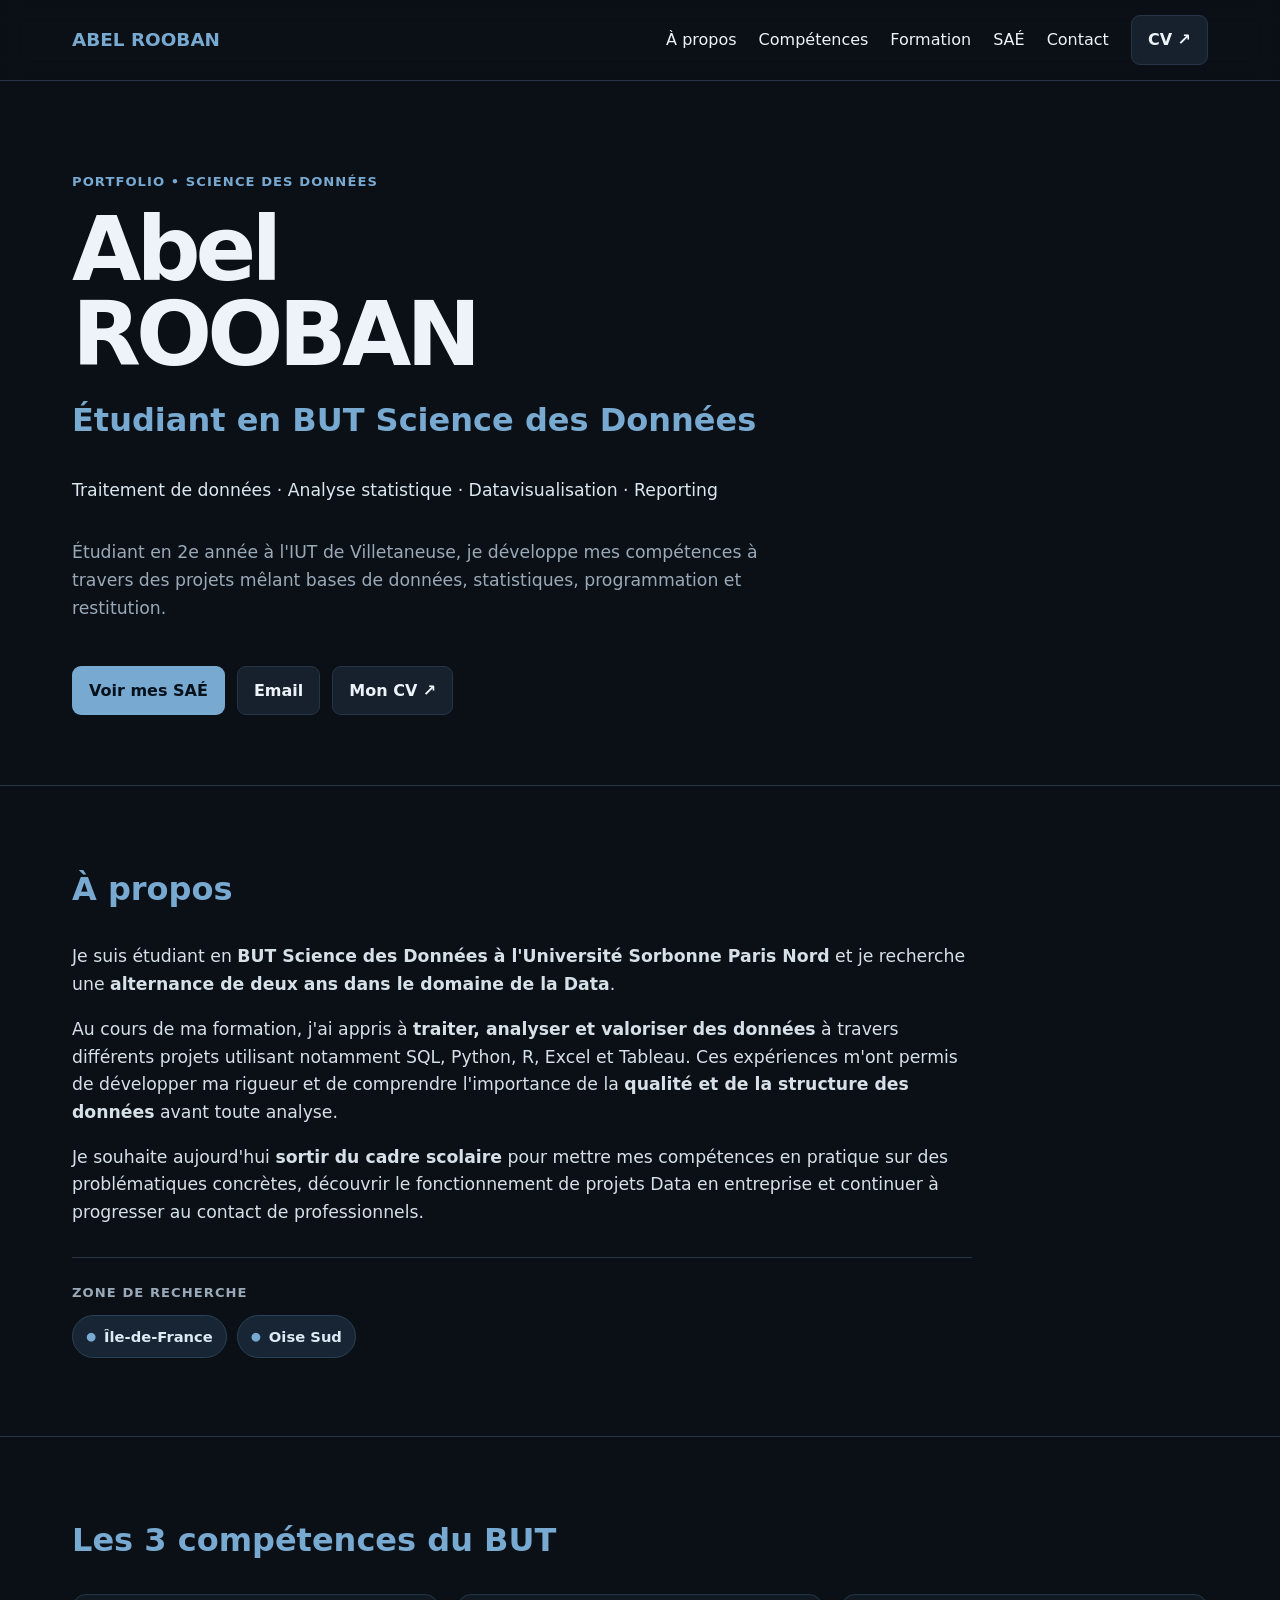
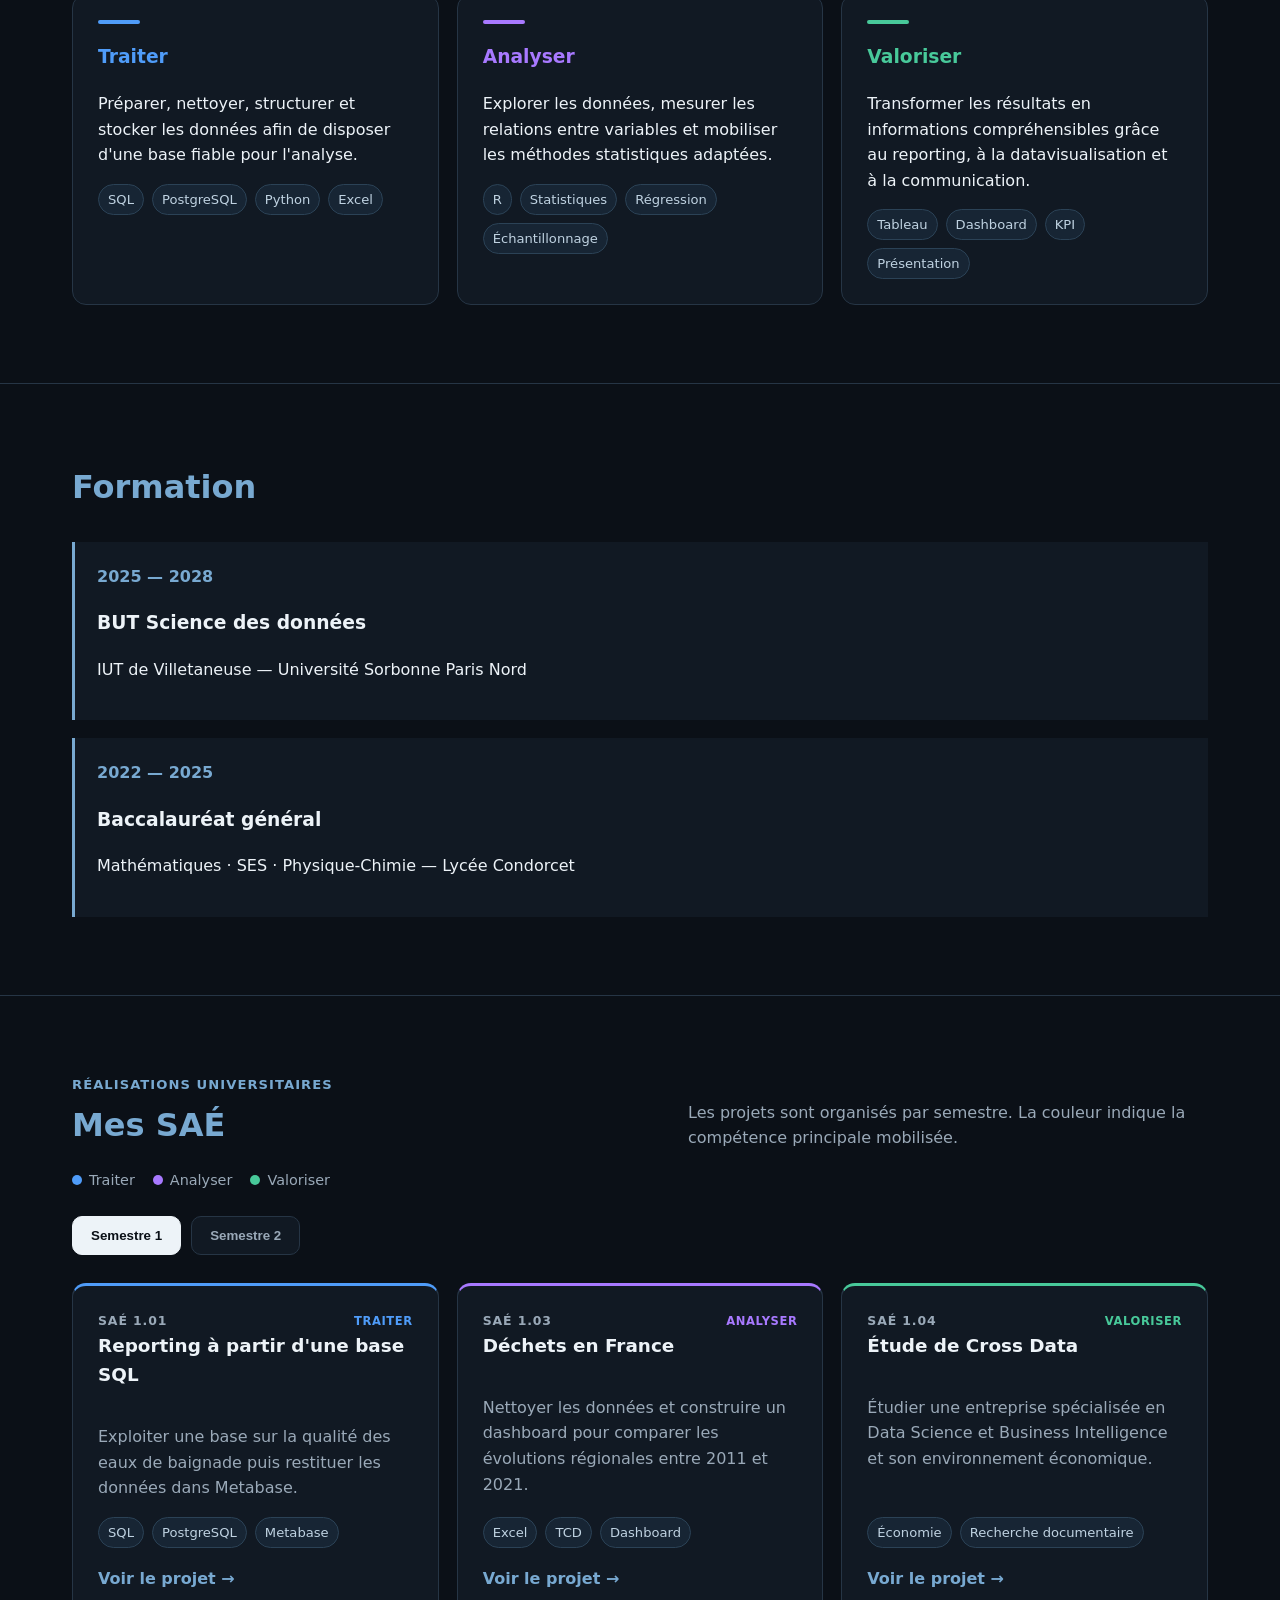
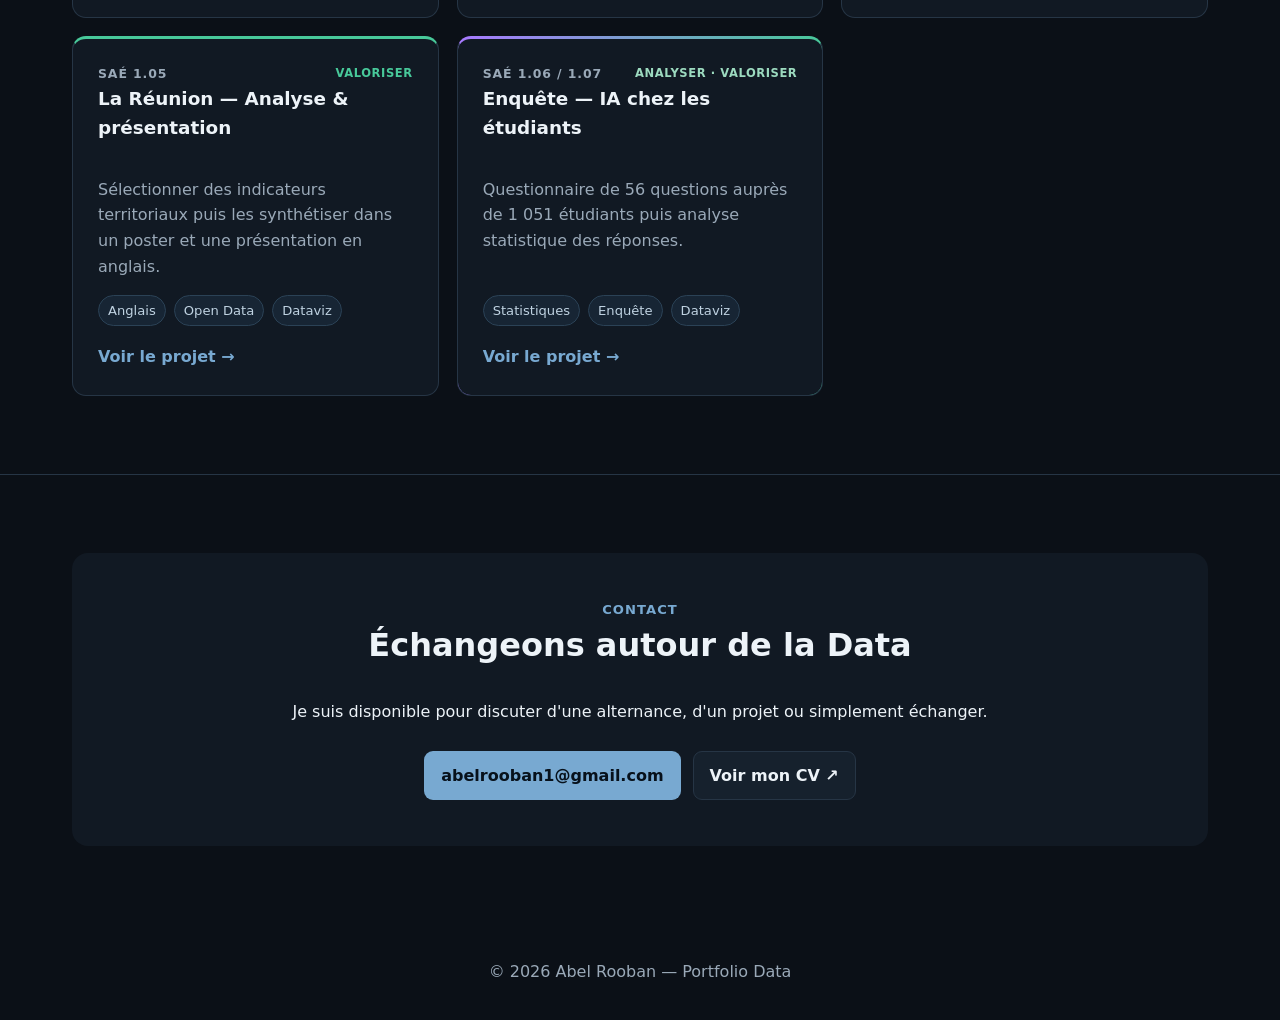
<file: index.html>
<!doctype html><html lang="fr"><head><meta charset="utf-8"><meta name="viewport" content="width=device-width,initial-scale=1"><title>Abel Rooban — Portfolio Data</title><meta name="description" content="Portfolio d'Abel Rooban, étudiant en BUT Science des données."><link rel="stylesheet" href="style.css"></head><body>
<nav class="nav"><div class="navin"><a class="brand" href="#top">ABEL ROOBAN</a><div class="navlinks"><a href="#about">À propos</a><a href="#skills">Compétences</a><a href="#formation">Formation</a><a href="#projects">SAÉ</a><a href="#contact">Contact</a><a class="btn" href="CV_Abel_Rooban.pdf?v=2" target="_blank">CV ↗</a></div></div></nav>
<main id="top"><div class="wrap"><section class="hero"><div class="eyebrow">Portfolio • Science des données</div><h1>Abel<br>ROOBAN</h1><h2>Étudiant en BUT Science des Données</h2><p class="lead">Traitement de données · Analyse statistique · Datavisualisation · Reporting</p><p>Étudiant en 2e année à l'IUT de Villetaneuse, je développe mes compétences à travers des projets mêlant bases de données, statistiques, programmation et restitution.</p><div class="actions"><a class="btn primary" href="#projects">Voir mes SAÉ</a><a class="btn" href="mailto:abelrooban1@gmail.com">Email</a><a class="btn" href="CV_Abel_Rooban.pdf?v=2" target="_blank">Mon CV ↗</a></div></section></div>
<section class="section" id="about"><div class="wrap"><h2><span>À propos</span></h2><div class="about"><p>Je suis étudiant en <strong>BUT Science des Données à l'Université Sorbonne Paris Nord</strong> et je recherche une <strong>alternance de deux ans dans le domaine de la Data</strong>.</p><p>Au cours de ma formation, j'ai appris à <strong>traiter, analyser et valoriser des données</strong> à travers différents projets utilisant notamment SQL, Python, R, Excel et Tableau. Ces expériences m'ont permis de développer ma rigueur et de comprendre l'importance de la <strong>qualité et de la structure des données</strong> avant toute analyse.</p><p>Je souhaite aujourd'hui <strong>sortir du cadre scolaire</strong> pour mettre mes compétences en pratique sur des problématiques concrètes, découvrir le fonctionnement de projets Data en entreprise et continuer à progresser au contact de professionnels.</p><div class="mobility"><div class="mobility-title">Zone de recherche</div><div class="mobility-badges"><span class="location-badge"><span class="pin">●</span> Île-de-France</span><span class="location-badge"><span class="pin">●</span> Oise Sud</span></div></div></div></div></section>
<section class="section" id="skills"><div class="wrap"><h2><span>Les 3 compétences du BUT</span></h2><div class="grid3"><article class="card skill traiter"><div class="skilldot"></div><h3>Traiter</h3><p>Préparer, nettoyer, structurer et stocker les données afin de disposer d'une base fiable pour l'analyse.</p><div class="tags"><span class="tag">SQL</span><span class="tag">PostgreSQL</span><span class="tag">Python</span><span class="tag">Excel</span></div></article><article class="card skill analyser"><div class="skilldot"></div><h3>Analyser</h3><p>Explorer les données, mesurer les relations entre variables et mobiliser les méthodes statistiques adaptées.</p><div class="tags"><span class="tag">R</span><span class="tag">Statistiques</span><span class="tag">Régression</span><span class="tag">Échantillonnage</span></div></article><article class="card skill valoriser"><div class="skilldot"></div><h3>Valoriser</h3><p>Transformer les résultats en informations compréhensibles grâce au reporting, à la datavisualisation et à la communication.</p><div class="tags"><span class="tag">Tableau</span><span class="tag">Dashboard</span><span class="tag">KPI</span><span class="tag">Présentation</span></div></article></div></div></section>
<section class="section" id="formation"><div class="wrap"><h2><span>Formation</span></h2><div class="timeline"><div class="item"><div class="date">2025 — 2028</div><h3>BUT Science des données</h3><p>IUT de Villetaneuse — Université Sorbonne Paris Nord</p></div><div class="item"><div class="date">2022 — 2025</div><h3>Baccalauréat général</h3><p>Mathématiques · SES · Physique-Chimie — Lycée Condorcet</p></div></div></div></section>
<section class="section" id="projects"><div class="wrap"><div class="sectionhead"><div><div class="eyebrow">Réalisations universitaires</div><h2><span>Mes SAÉ</span></h2></div><p>Les projets sont organisés par semestre. La couleur indique la compétence principale mobilisée.</p></div>
<div class="legend"><span><i class="c traiter-bg"></i>Traiter</span><span><i class="c analyser-bg"></i>Analyser</span><span><i class="c valoriser-bg"></i>Valoriser</span></div>
<div class="semester-tabs"><button class="semester active" data-sem="s1">Semestre 1</button><button class="semester" data-sem="s2">Semestre 2</button></div>
<div class="semester-panel active" id="s1"><div class="projects">
<a class="card project traiter" href="reporting-sql.html"><div class="projecttop"><span class="sae">SAÉ 1.01</span><span class="competence">Traiter</span></div><h3>Reporting à partir d'une base SQL</h3><p>Exploiter une base sur la qualité des eaux de baignade puis restituer les données dans Metabase.</p><div class="tags"><span class="tag">SQL</span><span class="tag">PostgreSQL</span><span class="tag">Metabase</span></div><span class="more">Voir le projet →</span></a>
<a class="card project analyser" href="dechets.html"><div class="projecttop"><span class="sae">SAÉ 1.03</span><span class="competence">Analyser</span></div><h3>Déchets en France</h3><p>Nettoyer les données et construire un dashboard pour comparer les évolutions régionales entre 2011 et 2021.</p><div class="tags"><span class="tag">Excel</span><span class="tag">TCD</span><span class="tag">Dashboard</span></div><span class="more">Voir le projet →</span></a>
<a class="card project valoriser" href="cross-data.html"><div class="projecttop"><span class="sae">SAÉ 1.04</span><span class="competence">Valoriser</span></div><h3>Étude de Cross Data</h3><p>Étudier une entreprise spécialisée en Data Science et Business Intelligence et son environnement économique.</p><div class="tags"><span class="tag">Économie</span><span class="tag">Recherche documentaire</span></div><span class="more">Voir le projet →</span></a>
<a class="card project valoriser" href="reunion.html"><div class="projecttop"><span class="sae">SAÉ 1.05</span><span class="competence">Valoriser</span></div><h3>La Réunion — Analyse & présentation</h3><p>Sélectionner des indicateurs territoriaux puis les synthétiser dans un poster et une présentation en anglais.</p><div class="tags"><span class="tag">Anglais</span><span class="tag">Open Data</span><span class="tag">Dataviz</span></div><span class="more">Voir le projet →</span></a>
<a class="card project multi av" href="enquete-ia.html"><div class="projecttop"><span class="sae">SAÉ 1.06 / 1.07</span><span class="competence">Analyser · Valoriser</span></div><h3>Enquête — IA chez les étudiants</h3><p>Questionnaire de 56 questions auprès de 1 051 étudiants puis analyse statistique des réponses.</p><div class="tags"><span class="tag">Statistiques</span><span class="tag">Enquête</span><span class="tag">Dataviz</span></div><span class="more">Voir le projet →</span></a>
</div></div>
<div class="semester-panel" id="s2"><div class="projects">
<a class="card project traiter" href="irve.html"><div class="projecttop"><span class="sae">SAÉ 2.01</span><span class="competence">Traiter</span></div><h3>Base de données — IRVE</h3><p>Modéliser puis implémenter une base relationnelle à partir de données d'infrastructures de recharge.</p><div class="tags"><span class="tag">SQL</span><span class="tag">PostgreSQL</span><span class="tag">Modélisation BDD</span></div><span class="more">Voir le projet →</span></a>
<a class="card project analyser" href="echantillonnage.html"><div class="projecttop"><span class="sae">SAÉ 2.02</span><span class="competence">Analyser</span></div><h3>Estimation par échantillonnage</h3><p>Utiliser des échantillons pour estimer les caractéristiques d'une population et mesurer l'incertitude.</p><div class="tags"><span class="tag">R</span><span class="tag">Statistiques inférentielles</span><span class="tag">Échantillonnage</span></div><span class="more">Voir le projet →</span></a>
<a class="card project analyser" href="regression.html"><div class="projecttop"><span class="sae">SAÉ 2.03</span><span class="competence">Analyser</span></div><h3>Régression sur données réelles</h3><p>Analyser les relations entre caractéristiques de tumeurs à l'aide de corrélations et d'un ajustement linéaire.</p><div class="tags"><span class="tag">R</span><span class="tag">Régression</span><span class="tag">Corrélation</span></div><span class="more">Voir le projet →</span></a>
<a class="card project valoriser" href="demographie.html"><div class="projecttop"><span class="sae">SAÉ 2.04</span><span class="competence">Valoriser</span></div><h3>Dataviz — Démographie française</h3><p>Créer en une journée une infographie sur les facteurs de croissance démographique des communes.</p><div class="tags"><span class="tag">Excel</span><span class="tag">Tableau</span><span class="tag">Dataviz</span></div><span class="more">Voir le projet →</span></a>
<a class="card project valoriser paper" href="indicateurs-performance.html"><div class="projecttop"><span class="sae">SAÉ 2.05</span><span class="competence">Valoriser</span></div><h3>Indicateurs de performance</h3><p>Construction et présentation d'indicateurs de performance. Projet réalisé sur support papier.</p><div class="tags"><span class="tag">Économie</span><span class="tag">Indicateurs</span><span class="tag">Performance</span></div><span class="more mutedmore">Voir le projet →</span></a>
<a class="card project multi all3" href="elections.html"><div class="projecttop"><span class="sae">SAÉ 2.06</span><span class="competence">Traiter · Analyser · Valoriser</span></div><h3>Analyse, reporting & datavisualisation</h3><p>Préparer, analyser puis restituer des données INSEE autour du nombre d'électeurs inscrits par commune.</p><div class="tags"><span class="tag">Statistiques</span><span class="tag">INSEE</span><span class="tag">Dataviz</span></div><span class="more">Voir le projet →</span></a>
<a class="card project valoriser" href="s207.html"><div class="projecttop"><span class="sae">SAÉ 2.07</span><span class="competence">Valoriser</span></div><h3>Rencontre avec un professionnel de la Data</h3><p>Rechercher un professionnel, mener un entretien, rédiger un rapport puis présenter les enseignements à l'oral.</p><div class="tags"><span class="tag">Communication</span><span class="tag">Entretien</span><span class="tag">Présentation orale</span></div><span class="more">Voir le projet →</span></a>
</div></div></div></section>
<section class="section" id="contact"><div class="wrap"><div class="contact"><div class="eyebrow">Contact</div><h2>Échangeons autour de la Data</h2><p>Je suis disponible pour discuter d'une alternance, d'un projet ou simplement échanger.</p><div class="actions center"><a class="btn primary" href="mailto:abelrooban1@gmail.com">abelrooban1@gmail.com</a><a class="btn" href="CV_Abel_Rooban.pdf?v=2" target="_blank">Voir mon CV ↗</a></div></div></div></section></main><footer class="footer">© 2026 Abel Rooban — Portfolio Data</footer><script src="script.js"></script></body></html>
</file>
<file: style.css>
:root{--bg:#0b1017;--panel:#111923;--panel2:#16212d;--text:#edf3f8;--muted:#9aa9b8;--accent:#78a9d1;--line:#263545;--max:1180px}*{box-sizing:border-box}html{scroll-behavior:smooth}body{margin:0;background:var(--bg);color:var(--text);font-family:Inter,ui-sans-serif,system-ui,-apple-system,Segoe UI,Arial,sans-serif;line-height:1.6}a{color:inherit;text-decoration:none}.nav{position:sticky;top:0;z-index:10;background:rgba(11,16,23,.94);backdrop-filter:blur(12px);border-bottom:1px solid var(--line)}.navin{max-width:var(--max);margin:auto;padding:15px 22px;display:flex;align-items:center;gap:26px}.brand{font-weight:800;color:var(--accent);font-size:1.15rem;margin-right:auto}.navlinks{display:flex;gap:22px;align-items:center}.navlinks a:hover{color:var(--accent)}.btn{display:inline-flex;align-items:center;gap:8px;padding:11px 16px;border:1px solid var(--line);border-radius:9px;background:var(--panel2);font-weight:650}.btn.primary{background:var(--accent);color:#07111b;border-color:transparent}.wrap{max-width:var(--max);margin:auto;padding:0 22px}.hero{min-height:76vh;display:grid;align-content:center;padding:90px 0 70px}.eyebrow{color:var(--accent);font-weight:700;letter-spacing:.08em;text-transform:uppercase;font-size:.82rem}.hero h1{font-size:clamp(3.1rem,7vw,6.6rem);line-height:.95;margin:15px 0 18px;letter-spacing:-.055em;max-width:950px}.hero h2{font-size:clamp(1.25rem,2.5vw,2rem);color:var(--accent);margin:0 0 14px}.hero p{color:var(--muted);max-width:720px;font-size:1.08rem}.actions{display:flex;gap:12px;flex-wrap:wrap;margin-top:26px}.section{padding:78px 0;border-top:1px solid var(--line)}.section h2{font-size:2rem;margin:0 0 28px}.section h2 span{color:var(--accent)}.about{max-width:900px;font-size:1.08rem;color:#d6e0e8}.grid3{display:grid;grid-template-columns:repeat(3,1fr);gap:18px}.card{background:var(--panel);border:1px solid var(--line);border-radius:14px;padding:25px}.card h3{margin-top:0;color:var(--accent)}.tags{display:flex;gap:8px;flex-wrap:wrap}.tag{font-size:.82rem;color:#bfd2e1;background:#172534;border:1px solid #2b4256;border-radius:999px;padding:4px 9px}.timeline{display:grid;gap:18px}.timeline .item{padding:22px;border-left:3px solid var(--accent);background:var(--panel)}.timeline .date{color:var(--accent);font-weight:700}.filters{display:flex;gap:9px;flex-wrap:wrap;margin-bottom:24px}.filter{cursor:pointer;background:transparent;color:var(--muted);border:1px solid var(--line);padding:8px 12px;border-radius:999px}.filter.active,.filter:hover{background:var(--accent);color:#07111b}.projects{display:grid;grid-template-columns:repeat(3,1fr);gap:18px}.project{display:flex;flex-direction:column;min-height:270px;transition:.2s}.project:hover{transform:translateY(-3px);border-color:#46637c}.project h3{color:var(--text);font-size:1.15rem}.project p{color:var(--muted);flex:1}.project .more{color:var(--accent);font-weight:750;margin-top:18px}.contact{text-align:center;background:var(--panel);border-radius:16px;padding:46px}.footer{text-align:center;color:var(--muted);padding:35px}.project-hero{padding:90px 0 65px}.project-hero h1{font-size:clamp(2.6rem,6vw,5rem);line-height:1;margin:14px 0}.project-hero p{max-width:760px;color:var(--muted);font-size:1.15rem}.project-content{max-width:920px}.project-content section{padding:38px 0;border-top:1px solid var(--line)}.project-content h2{color:var(--accent)}.project-content img{max-width:100%;border-radius:12px;border:1px solid var(--line);background:white}.kpis{display:grid;grid-template-columns:repeat(3,1fr);gap:12px}.kpi{background:var(--panel);padding:20px;border-radius:12px;border:1px solid var(--line)}.kpi strong{display:block;font-size:1.6rem;color:var(--accent)}@media(max-width:800px){.navlinks a:not(.btn){display:none}.grid3,.projects,.kpis{grid-template-columns:1fr}.hero{min-height:68vh}.section{padding:55px 0}}
/* V2 */
:root{--traiter:#4f9cf9;--analyser:#a879ff;--valoriser:#48c99a}.lead{color:#dce8f1!important}.sectionhead{display:flex;align-items:end;justify-content:space-between;gap:30px;margin-bottom:18px}.sectionhead h2{margin:5px 0 0}.sectionhead>p{max-width:520px;color:var(--muted);margin:0}.skill{position:relative;overflow:hidden}.skilldot{width:42px;height:4px;border-radius:99px;margin-bottom:18px}.skill.traiter .skilldot,.traiter-bg{background:var(--traiter)}.skill.analyser .skilldot,.analyser-bg{background:var(--analyser)}.skill.valoriser .skilldot,.valoriser-bg{background:var(--valoriser)}.skill.traiter h3{color:var(--traiter)}.skill.analyser h3{color:var(--analyser)}.skill.valoriser h3{color:var(--valoriser)}.legend{display:flex;gap:18px;flex-wrap:wrap;color:var(--muted);font-size:.9rem;margin:18px 0 24px}.legend span{display:flex;align-items:center;gap:7px}.c{width:10px;height:10px;border-radius:50%;display:inline-block}.semester-tabs{display:flex;gap:10px;margin:10px 0 28px}.semester{border:1px solid var(--line);background:var(--panel);color:var(--muted);padding:11px 18px;border-radius:10px;font-weight:750;cursor:pointer}.semester.active{background:var(--text);color:var(--bg);border-color:var(--text)}.semester-panel{display:none}.semester-panel.active{display:block}.project{position:relative;overflow:hidden;border-top-width:3px}.project.traiter{border-top-color:var(--traiter)}.project.analyser{border-top-color:var(--analyser)}.project.valoriser{border-top-color:var(--valoriser)}.project.multi.av{border-top-color:transparent;background:linear-gradient(var(--panel),var(--panel)) padding-box,linear-gradient(90deg,var(--analyser),var(--valoriser)) border-box}.project.multi.all3{border-top-color:transparent;background:linear-gradient(var(--panel),var(--panel)) padding-box,linear-gradient(90deg,var(--traiter),var(--analyser),var(--valoriser)) border-box}.projecttop{display:flex;justify-content:space-between;gap:12px;align-items:center}.sae{font-size:.78rem;font-weight:800;letter-spacing:.07em;color:var(--muted)}.competence{font-size:.72rem;text-transform:uppercase;font-weight:800;letter-spacing:.05em}.traiter .competence{color:var(--traiter)}.analyser .competence{color:var(--analyser)}.valoriser .competence{color:var(--valoriser)}.multi.av .competence{color:#9cdabf}.multi.all3 .competence{color:#b9c7ff}.paper{opacity:.78}.mutedmore{color:var(--muted)!important}.center{justify-content:center}.source{font-size:.82rem;color:#75899b;border-left:2px solid var(--line);padding-left:12px}.project-content figure{margin:24px 0 34px}.project-content figcaption{font-size:.84rem;color:var(--muted);margin-top:8px}.project-content blockquote{margin:24px 0;padding:18px 22px;border-left:3px solid var(--accent);background:var(--panel);font-size:1.05rem}.project-content .resultbox{background:var(--panel);border:1px solid var(--line);border-radius:12px;padding:18px 22px;margin:20px 0}.project-hero .competence-pill{display:inline-flex;padding:6px 10px;border-radius:999px;font-size:.78rem;font-weight:800;margin:10px 0}.competence-pill.analyser{color:var(--analyser);background:rgba(168,121,255,.12);border:1px solid rgba(168,121,255,.35)}.competence-pill.valoriser{color:var(--valoriser);background:rgba(72,201,154,.12);border:1px solid rgba(72,201,154,.35)}@media(max-width:800px){.sectionhead{display:block}.sectionhead>p{margin-top:10px}.projecttop{align-items:flex-start}.competence{text-align:right}.semester-tabs{position:sticky;top:66px;z-index:4;background:var(--bg);padding:10px 0}}
.mobility{margin-top:30px;padding-top:24px;border-top:1px solid var(--line)}.mobility-title{font-size:.82rem;color:var(--muted);font-weight:750;letter-spacing:.08em;text-transform:uppercase;margin-bottom:12px}.mobility-badges{display:flex;gap:10px;flex-wrap:wrap}.location-badge{display:inline-flex;align-items:center;gap:8px;padding:9px 13px;border:1px solid #2b4256;border-radius:999px;background:#172534;color:#dceaf4;font-size:.92rem;font-weight:700}.location-badge .pin{color:var(--accent);font-size:.72rem}
</file>
